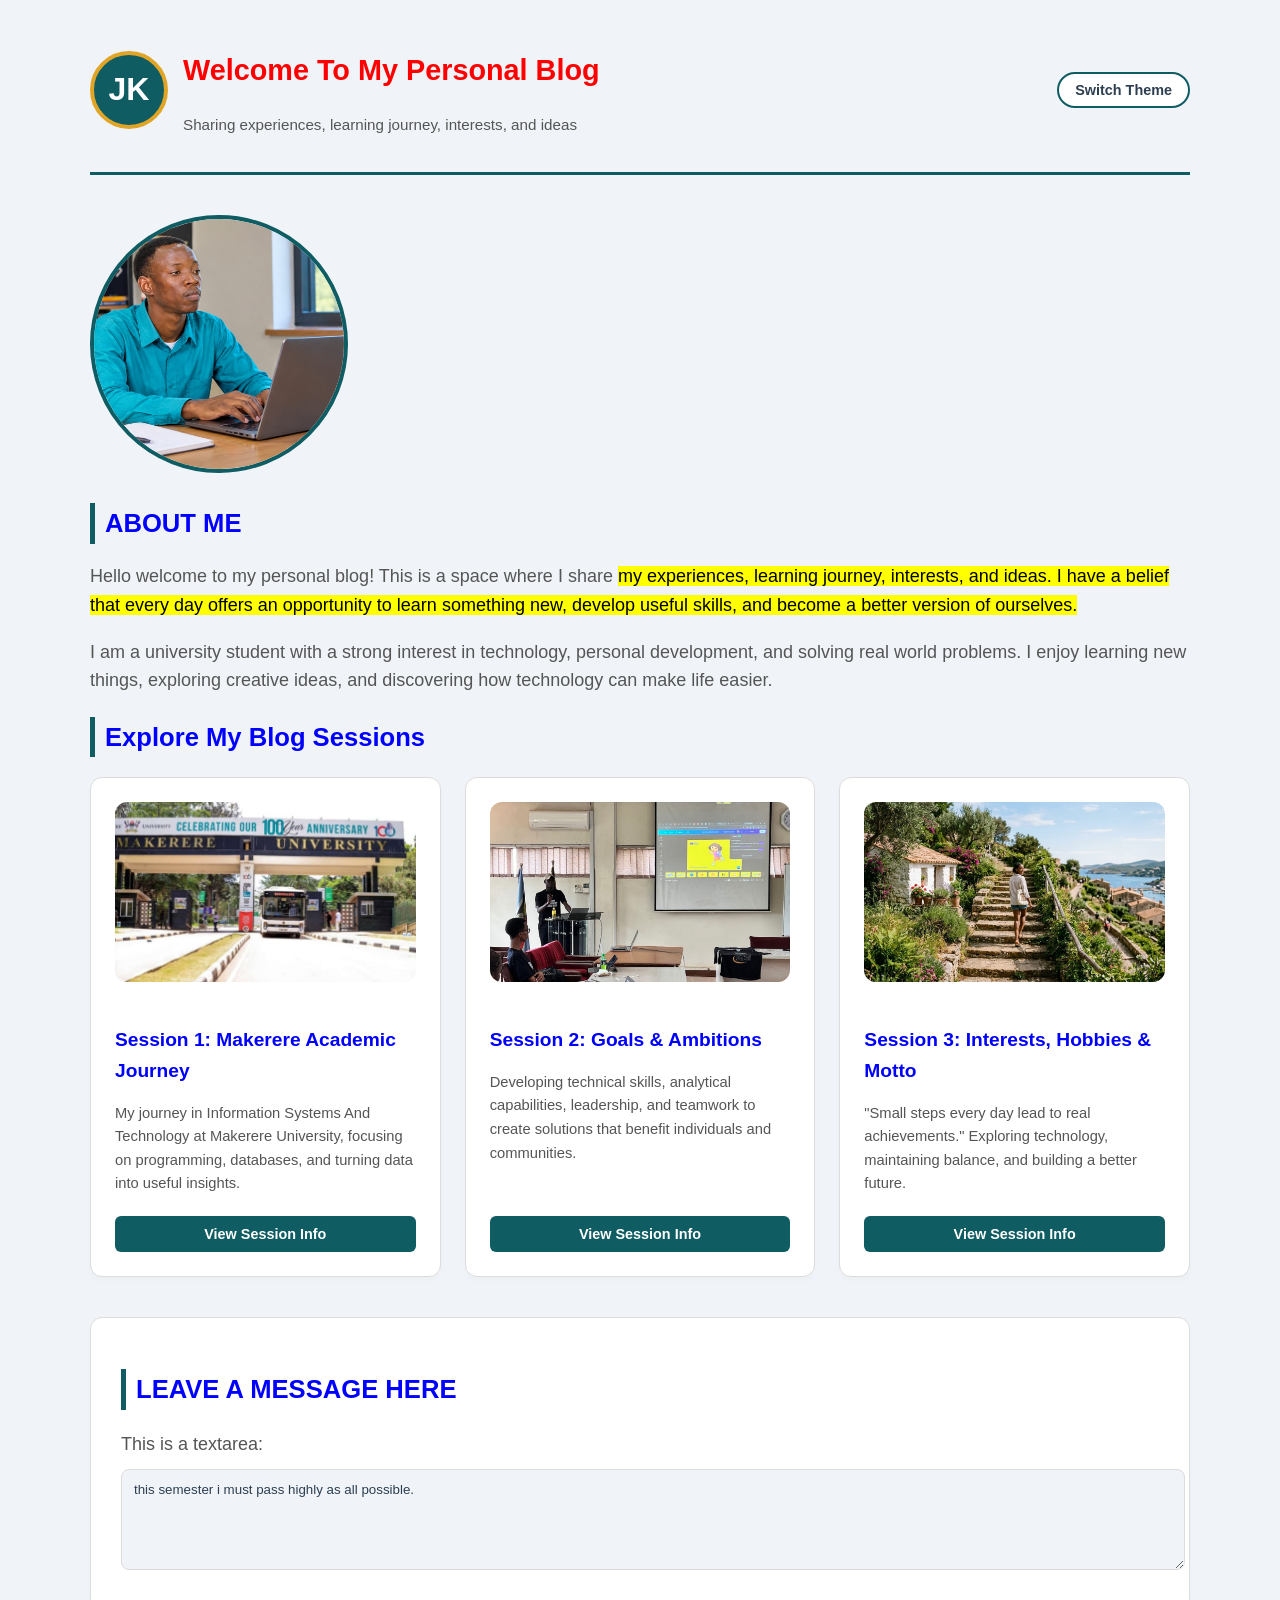
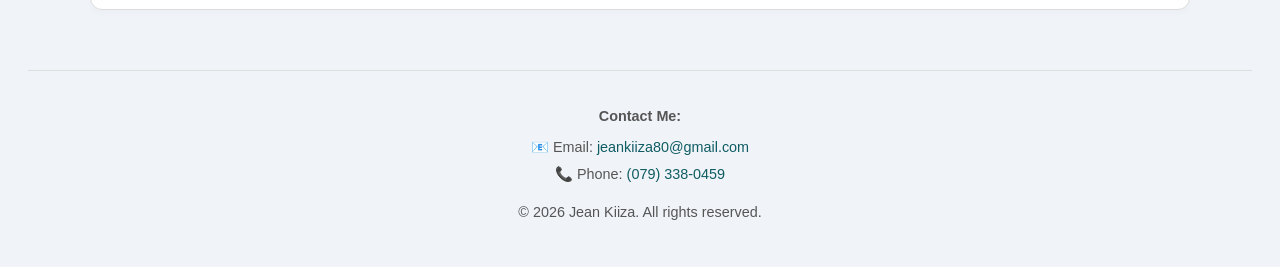
<file: index.html>
<!DOCTYPE html>
<html lang="en">
<head>
    <meta charset="UTF-8">
    <meta name="viewport" content="width=device-width, initial-scale=1.0">
    <title>Jean Kiiza - Personal Blog</title>
    <style>
        :root {
            --bg-color: #f0f4f8;
            --card-bg: #ffffff;
           --text-color: #2c3e50;
          --text-secondary: #555555;
           --accent-color: #0f5c63;
            --accent-hover: #0b4449;
           --border-color: #dcdcdc;
           --modal-bg: rgba(0, 0, 0, 0.6);
            --transition-speed: 0.3s;
        }

        [data-theme="dark"] {
            --bg-color: #121212;
           --card-bg: #1e1e1e;
            --text-color: #e0e0e0;
           --text-secondary: #aaaaaa;
            --accent-color: #1e88e5;
           --accent-hover: #42a5f5;
            --border-color: #333333;
            --modal-bg: rgba(0, 0, 0, 0.8);
        }
        [data-theme="ocean"] {
--bg-color: aliceblue;
--card-bg: white;
--text-color: navy;
--text-secondary: steelblue;
--accent-color: dodgerblue;
--accent-hover: royalblue;
--border-color: lightblue;
}
 
[data-theme="forest"] {
--bg-color: honeydew;
--card-bg: white;
--text-color: darkgreen;
--text-secondary: seagreen;
--accent-color: green;
--accent-hover: forestgreen;
--border-color: lightgreen;
}
        const themes = ["dark", "ocean", "forest"];
let currentTheme = -1;

themeToggleBtn.addEventListener("click", () => {
    currentTheme++;

    if (currentTheme >= themes.length) {
        currentTheme = -1;
        document.documentElement.removeAttribute("data-theme");
        return;
    }

    document.documentElement.setAttribute("data-theme", themes[currentTheme]);
});

        


        * {
            box-sizing: border-box;
            margin: 0;
            padding: 0;
            transition: background-color var(--transition-speed), color var(--transition-speed);
        }

        body {
            font-family: -apple-system, BlinkMacSystemFont, "Segoe UI", Roboto, Helvetica, Arial, sans-serif;
            background-color: var(--bg-color);
            color: var(--text-color);
            line-height: 1.6;
            padding: 20px;
            font-size: 18px;
        }

        header {
            max-width: 1100px;
            margin: 0 auto 40px auto;
            display: flex;
            justify-content: space-between;
            align-items: center;
            border-bottom: 3px solid var(--accent-color);
            padding-bottom: 20px;
        }

        .top-bar {
            width: 70px;
            height: 70px;
            border-radius: 50%;
            background-color: var(--accent-color);
            color: white;
            font-size: 32px;
            font-weight: bold;
            display: flex;
            align-items: center;
            justify-content: center;
            border: 4px solid #e0a526;
            text-align: center;
        }

        .header-titles h1 {
            font-size: 1.8rem;
            color: red;
            text-transform: capitalize;
        }

        .header-titles p {
            font-size: 0.95rem;
            color: var(--text-secondary);
        }

        .theme-toggle {
            background: var(--card-bg);
            border: 2px solid var(--accent-color);
            color: var(--text-color);
            padding: 8px 16px;
            border-radius: 20px;
            cursor: pointer;
            font-weight: 600;
            font-size: 0.9rem;
        }

        .theme-toggle:hover {
            background-color: var(--accent-color);
            color: #ffffff;
        }

        main {
            max-width: 1100px;
            margin: 0 auto;
        }

        .intro-section {
            --background-color: var(--card-bg);
           --border: 1px solid var(--border-color);
            --border-radius: 12px;
            --padding: 30px;
            --margin-bottom: 40px;
           --box-shadow: 0 4px 6px rgba(0, 0, 0, 0.02);
            --display: flex;
            --flex-direction: column;
            --gap: 25px;
            --align-items: center;
           --text-align: center;
        }

        @media (min-width: 768px) {
            .intro-section {
                flex-direction: row;
                text-align: left;
            }
        }

        .profile-photo {
            width: 250px;
            height: 250px;
            object-fit: cover;
            border-radius: 50%;
            border: 4px solid var(--accent-color);
        }

        .intro-text h2 {
            margin-bottom: 15px;
            color: blue;
        }

        .intro-text p {
            color: var(--text-secondary);
            margin-bottom: 15px;
        }

        h2 {
            color: blue;
            margin-bottom: 20px;
            font-size: 1.6rem;
            border-left: 5px solid var(--accent-color);
            padding-left: 10px;
        }

        .sessions-grid {
            display: grid;
            grid-template-columns: 1fr;
            gap: 24px;
            margin-bottom: 40px;
        }

        @media (min-width: 650px) {
            .sessions-grid {
                grid-template-columns: repeat(2, 1fr);
            }
        }

        @media (min-width: 950px) {
            .sessions-grid {
                grid-template-columns: repeat(3, 1fr);
            }
        }

        .session-card {
            background-color: var(--card-bg);
            border: 1px solid var(--border-color);
            border-radius: 12px;
            padding: 24px;
            display: flex;
            flex-direction: column;
            justify-content: space-between;
            box-shadow: 0 4px 6px rgba(0, 0, 0, 0.02);
        }

        .session-card img {
            width: 100%;
            height: 180px;
            object-fit: cover;
            border-radius: 12px;
            margin-bottom: 15px;
        }

        .session-card h3 {
            font-size: 1.2rem;
            margin-bottom: 10px;
            color: blue;
        }

        .session-card p {
            color: var(--text-secondary);
            font-size: 0.92rem;
            margin-bottom: 20px;
        }

        .btn-details {
            background-color: var(--accent-color);
            color: #ffffff;
            border: none;
            padding: 10px 16px;
            border-radius: 6px;
            cursor: pointer;
            font-weight: 600;
            font-size: 0.9rem;
            text-align: center;
        }

        .btn-details:hover {
            background-color: var(--accent-hover);
        }

        /* Modal Styles */
        .modal {
            display: none;
            position: fixed;
            top: 0;
            left: 0;
            width: 100%;
            height: 100%;
            background-color: var(--modal-bg);
            justify-content: center;
            align-items: center;
            padding: 20px;
            z-index: 1000;
        }

        .modal.active {
            display: flex;
        }

        .modal-content {
            background-color: var(--card-bg);
            border: 1px solid var(--border-color);
            padding: 30px;
            border-radius: 12px;
            max-width: 550px;
            width: 100%;
            position: relative;
            box-shadow: 0 10px 25px rgba(0,0,0,0.2);
            max-height: 90vh;
            overflow-y: auto;
        }

        .modal-content h2 {
            margin-bottom: 15px;
            color: blue;
        }

        .modal-content p {
            color: var(--text-secondary);
            margin-bottom: 15px;
            line-height: 1.7;
        }

        .close-btn {
            background: transparent;
            border: none;
            font-size: 1.8rem;
            color: var(--text-color);
            cursor: pointer;
            position: absolute;
            top: 15px;
            right: 20px;
        }

        .message-section {
            background-color: var(--card-bg);
            border: 1px solid var(--border-color);
            border-radius: 12px;
            padding: 30px;
            margin-top: 40px;
            box-shadow: 0 4px 6px rgba(0, 0, 0, 0.02);
        }

        textarea {
            width: 100%;
            padding: 12px;
            border-radius: 8px;
            border: 1px solid var(--border-color);
            background-color: var(--bg-color);
            color: var(--text-color);
            font-family: inherit;
            resize: vertical;
        }

        footer {
            text-align: center;
            margin-top: 60px;
            color: #555;
            font-size: 0.9rem;
            border-top: 1px solid #ddd;
            padding-top: 20px;
        }
    </style>
</head>
<body>

    <header>
        <div style="display: flex; align-items: center; gap: 15px;">
            <div class="top-bar">JK</div>
            <div class="header-titles">
                <h1>welcome to my personal blog</h1>
                <p>Sharing experiences, learning journey, interests, and ideas</p>
            </div>
        </div>
        <button class="theme-toggle" id="themeToggleBtn">Switch Theme</button>
    </header>

    <main>
        <!-- Intro Section -->
        <section class="intro-section">
            <img src="jean.jpeg" alt="computing journey" class="profile-photo">
            <div class="intro-text">
                <h2>ABOUT ME</h2>
                <p>Hello welcome to my personal blog! This is a space where I share <mark>my experiences, learning journey, interests, and ideas. I have a belief that every day offers an opportunity to learn something new, develop useful skills, and become a better version of ourselves.</mark></p>
                <p>I am a university student with a strong interest in technology, personal development, and solving real world problems. I enjoy learning new things, exploring creative ideas, and discovering how technology can make life easier.</p>
            </div>
        </section>

        <h2>Explore My Blog Sessions</h2>
        
        <div class="sessions-grid">
            
            <div class="session-card">
                <div>
                    <img src="muk.jpeg" alt="My Learning Journey">
                    <h3>Session 1: Makerere Academic Journey</h3>
                    <p>My journey in Information Systems And Technology at Makerere University, focusing on programming, databases, and turning data into useful insights.</p>
                </div>
                <button class="btn-details" onclick="openModal('modal1')">View Session Info</button>
            </div>

            
            <div class="session-card">
                <div>
                    <img src="techno.jpeg" alt="solving technological problem">
                    <h3>Session 2: Goals & Ambitions</h3>
                    <p>Developing technical skills, analytical capabilities, leadership, and teamwork to create solutions that benefit individuals and communities.</p>
                </div>
                <button class="btn-details" onclick="openModal('modal2')">View Session Info</button>
            </div>

            
            <div class="session-card">
                <div>
                    <img src="stair.jpeg" alt="what i believe">
                    <h3>Session 3: Interests, Hobbies & Motto</h3>
                    <p>"Small steps every day lead to real achievements." Exploring technology, maintaining balance, and building a better future.</p>
                </div>
                <button class="btn-details" onclick="openModal('modal3')">View Session Info</button>
            </div>
        </div>

        
        <section class="message-section">
            <h2>LEAVE A MESSAGE HERE</h2>
            <p style="color: var(--text-secondary); margin-bottom: 10px;">This is a textarea:</p>
            <textarea name="message" rows="5">this semester i must pass highly as all possible.</textarea>
        </section>
    </main>

    
    <div class="modal" id="modal1">
        <div class="modal-content">
            <button class="close-btn" onclick="closeModal('modal1')">&times;</button>
            <h2>Session 1: My Learning Journey at Makerere</h2>
            <p>My journey in Information Systems And Technology is helping me understand how digital systems work and how they can be used to solve everyday challenges.</p>
            <p>I am particularly interested in programming, databases, and data analysis. Learning these areas teaches me how to organize information, build applications, and turn data into useful insights.</p>
            <p>Although learning technology can sometimes be challenging, I see every challenge as an opportunity to improve. My goal is to continue developing my technical skills and use them to create solutions that benefit individuals and communities.</p>
            <button class="btn-details" onclick="closeModal('modal1')">Close Window</button>
        </div>
    </div>

    
    <div class="modal" id="modal2">
        <div class="modal-content">
            <button class="close-btn" onclick="closeModal('modal2')">&times;</button>
            <h2>Session 2: My Goals and Ambitions</h2>
            <p>My goal is to become a knowledgeable, innovative, and responsible professional who uses technology to solve meaningful problems.</p>
            <p>I want to strengthen my programming and analytical skills, gain practical experience, and participate in projects that create positive change.</p>
            <p>Beyond my academic success, I hope to develop leadership, communication, and teamwork skills. I believe that success comes from consistency, curiosity, hard work, and the willingness to learn from mistakes.</p>
            <button class="btn-details" onclick="closeModal('modal2')">Close Window</button>
        </div>
    </div>

    
    <div class="modal" id="modal3">
        <div class="modal-content">
            <button class="close-btn" onclick="closeModal('modal3')">&times;</button>
            <h2>Session 3: Interests, Hobbies & Personal Motto</h2>
            <p><strong>Personal Motto:</strong> "Small steps every day lead to real achievements."</p>
            <p>I believe that progress does not always happen overnight. Every new skill learned, every challenge overcome, and every lesson gained contributes to a better future.</p>
            <p>Outside my academic work, I value activities that help me grow, stay curious, and understand the world around me. Some of the interests I enjoy exploring include technology, learning new skills, discovering innovative ideas, and working with others.</p>
            <button class="btn-details" onclick="closeModal('modal3')">Close Window</button>
        </div>
    </div>

    <footer>
        <p style="margin-bottom: 8px;"><strong>Contact Me:</strong></p>
        <p style="margin: 4px 0;">
            📧 Email: <a href="mailto:jeankiiza80@gmail.com" style="color: #0f5c63; text-decoration: none;">jeankiiza80@gmail.com</a>
        </p>
        <p style="margin: 4px 0;">
            📞 Phone: <a href="tel:+256793380459" style="color: #0f5c63; text-decoration: none;">(079) 338-0459</a>
        </p>
        <p style="margin-top: 15px;">&copy; 2026 Jean Kiiza. All rights reserved.</p>
    </footer>

    <script>
        
        const themeToggleBtn = document.getElementById('themeToggleBtn');
        const htmlElement = document.documentElement;

        themeToggleBtn.addEventListener('click', () => {
            const currentTheme = htmlElement.getAttribute('data-theme');
            if (currentTheme === 'dark') {
                htmlElement.removeAttribute('data-theme');
                themeToggleBtn.textContent = 'Dark Mode';
            } else {
                htmlElement.setAttribute('data-theme', 'dark');
                themeToggleBtn.textContent = 'Light Mode';
            
            }
        });

        
        function openModal(modalId) {
            document.getElementById(modalId).classList.add('active');
        }

        function closeModal(modalId) {
            document.getElementById(modalId).classList.remove('active');
        }

        // Close modal when clicking outside the content box
        window.onclick = function(event) {
            if (event.target.classList.contains('modal')) {
                event.target.classList.remove('active');
            }
        }
    </script>
</body>
</html>
</file>
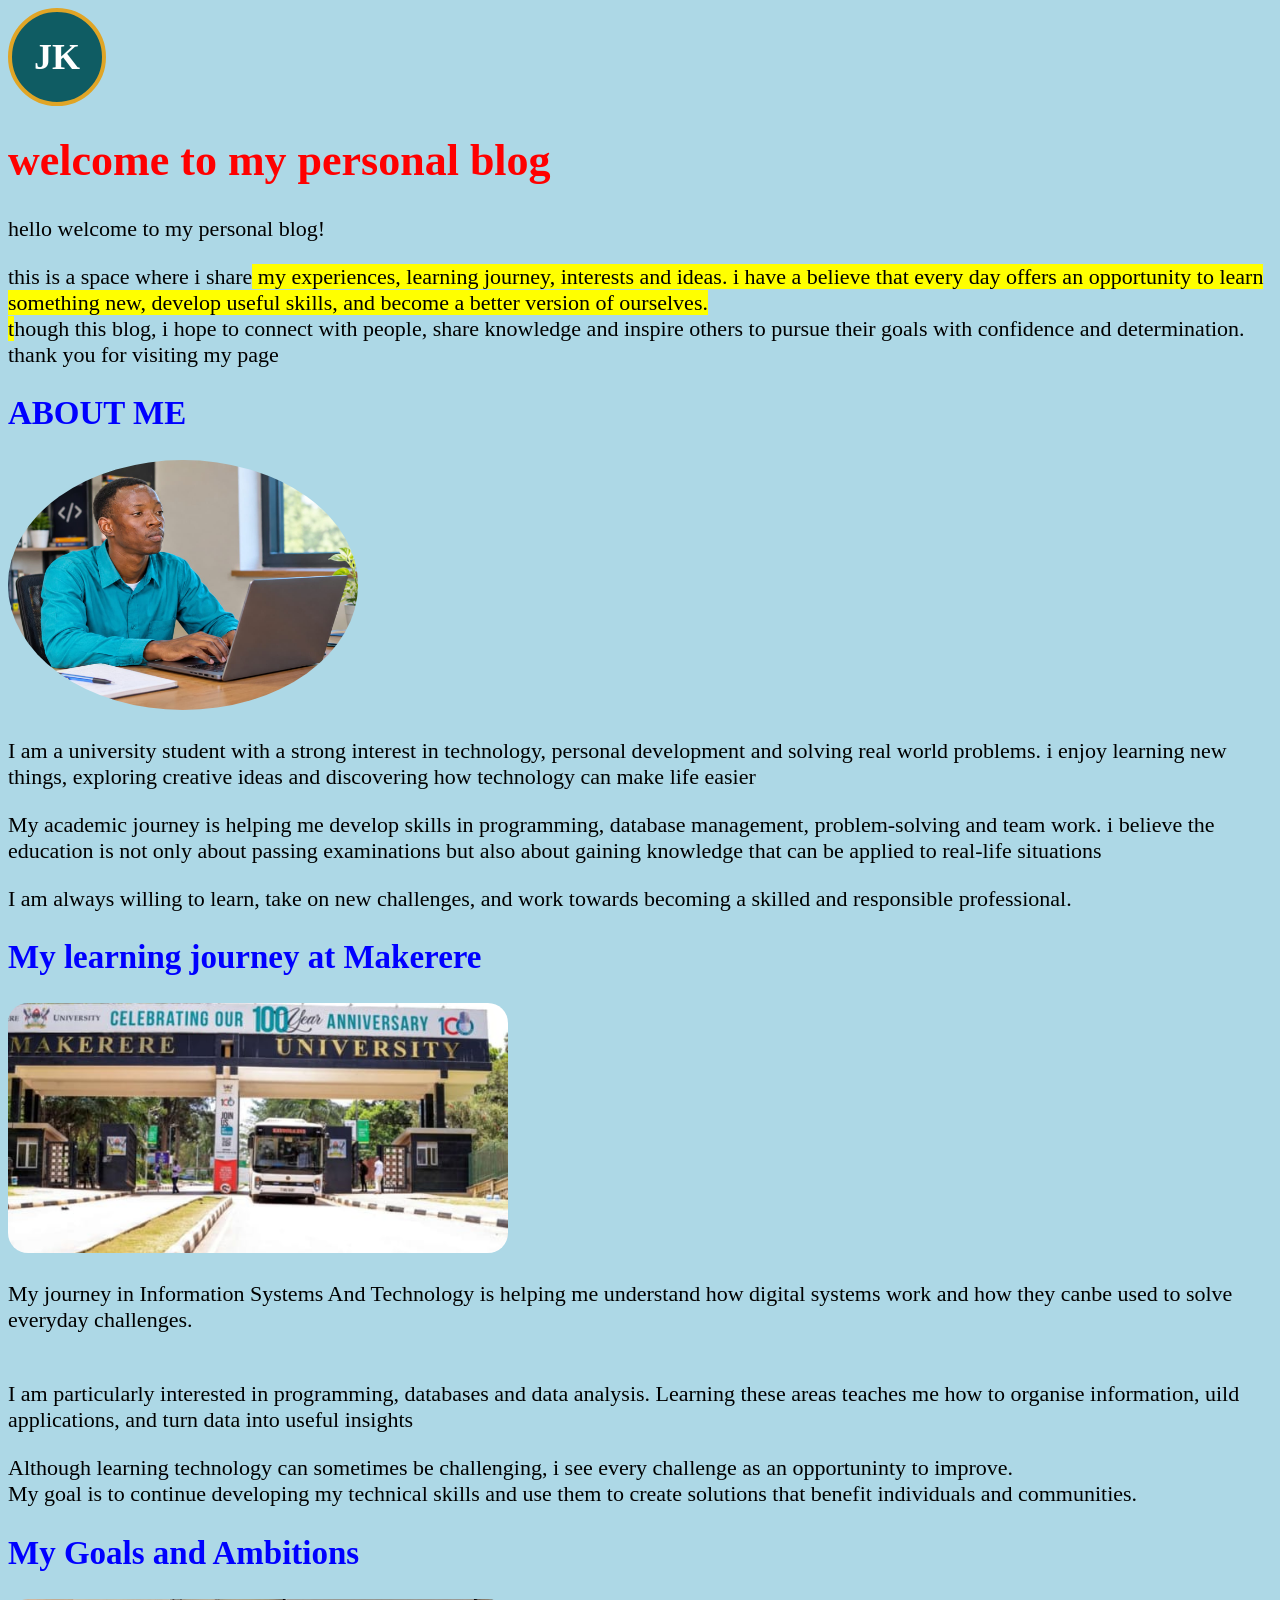
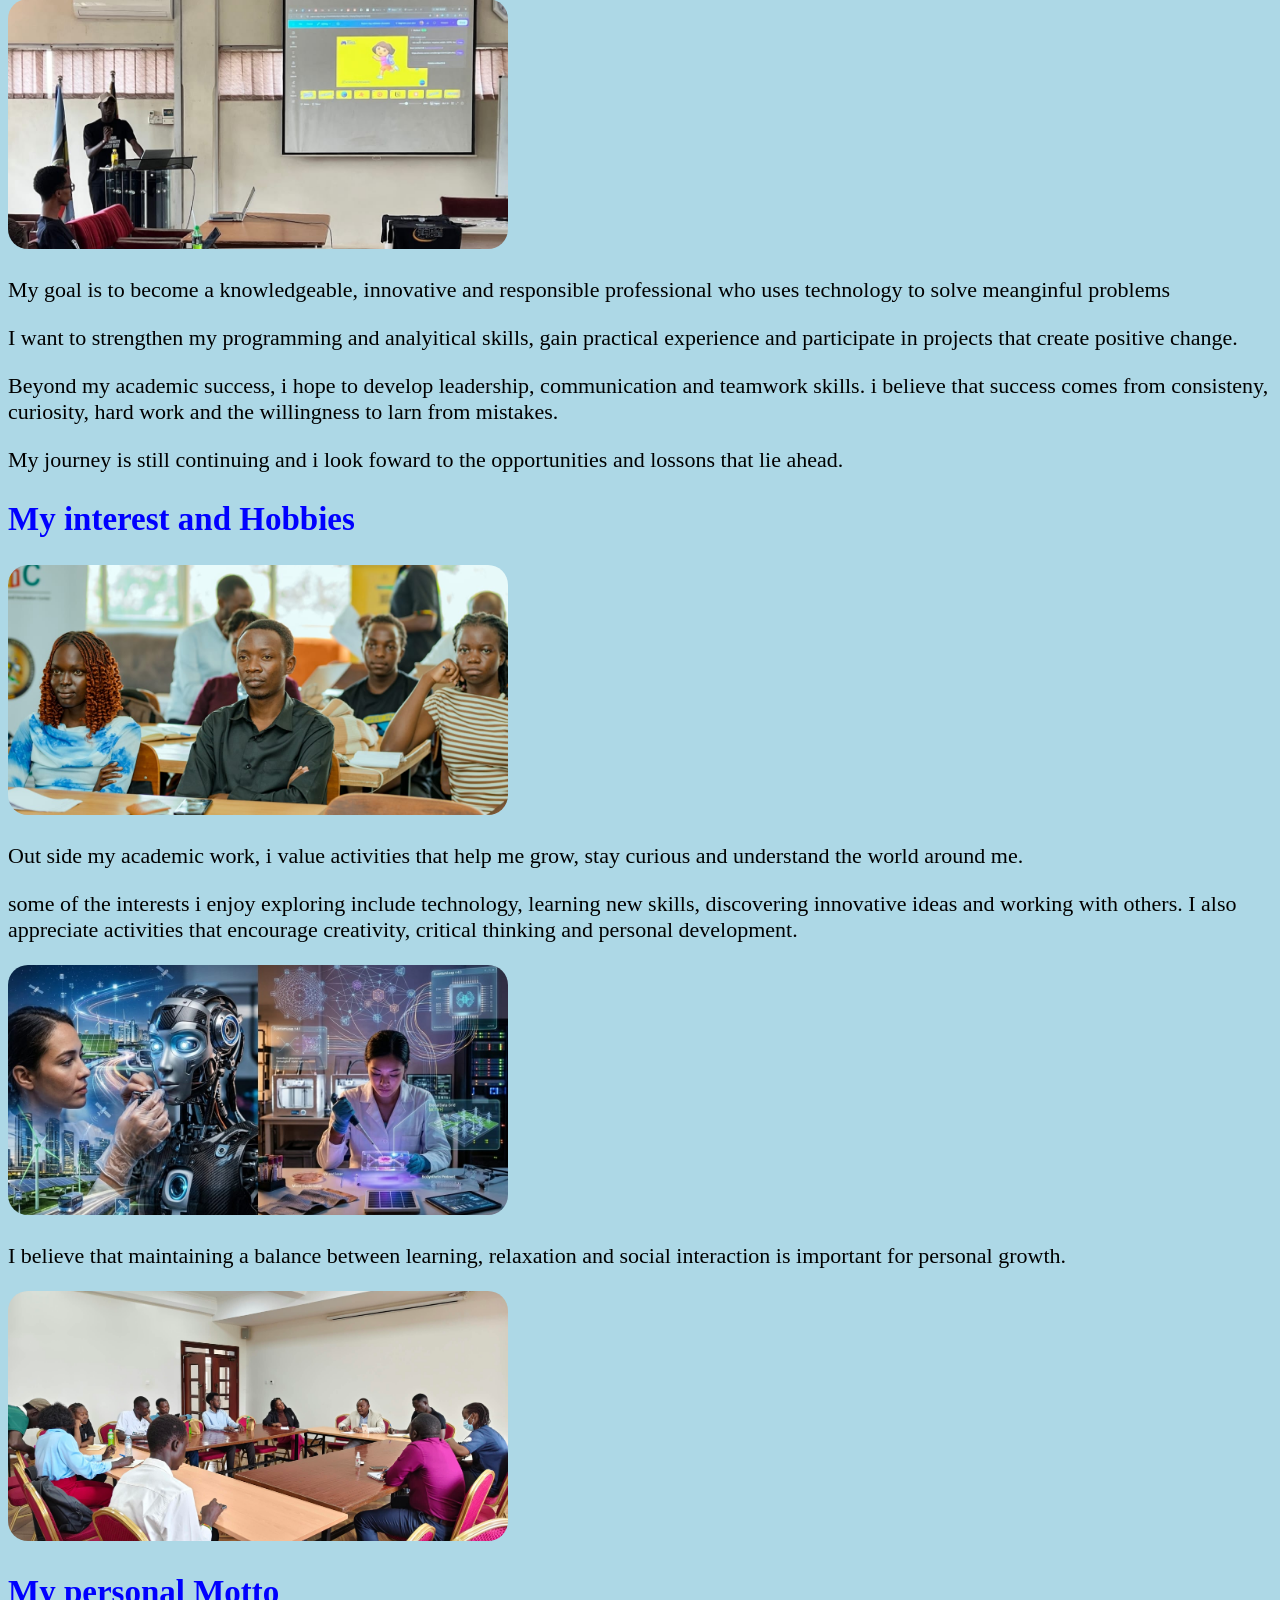
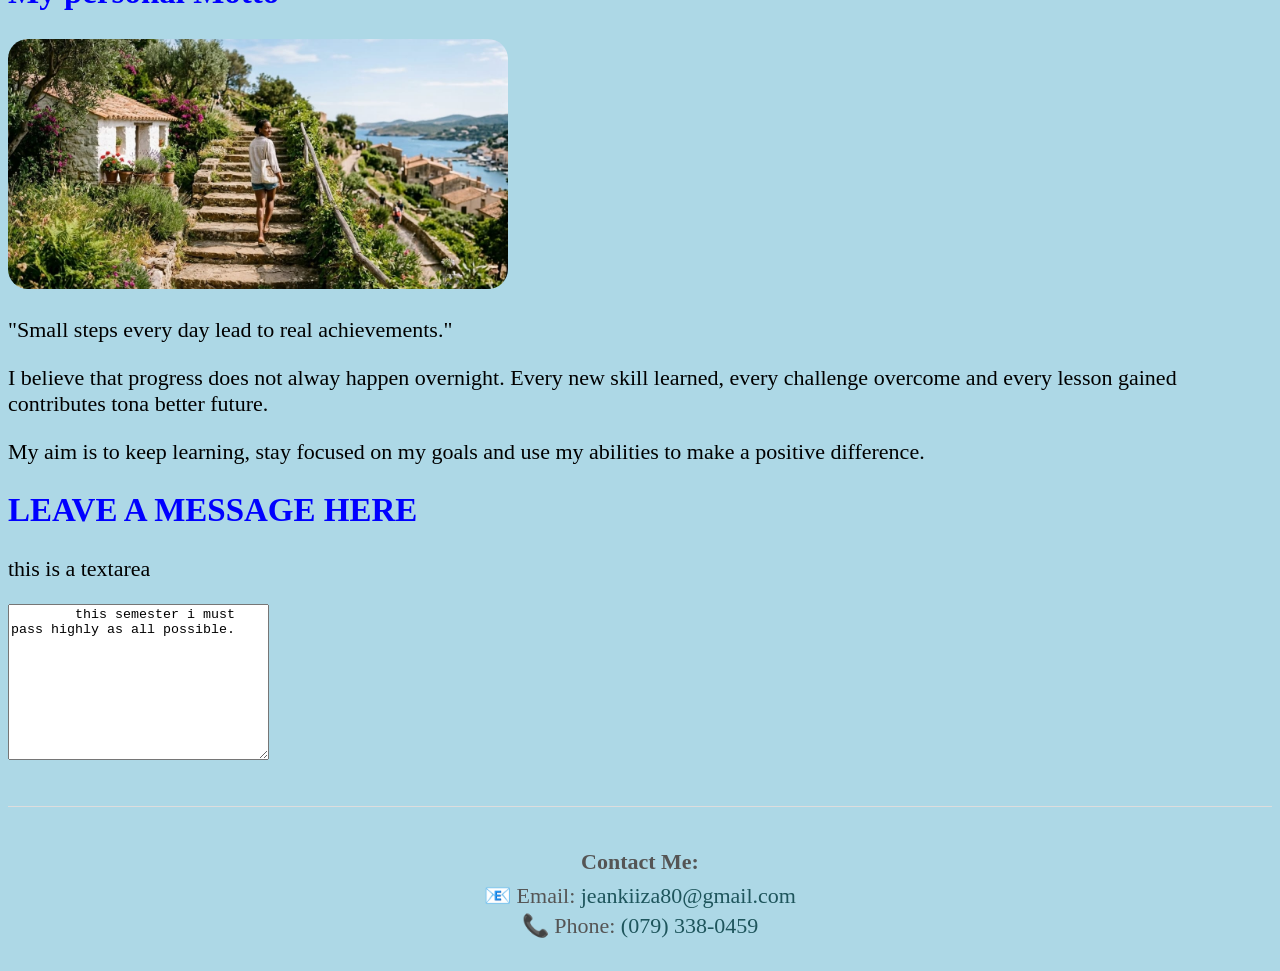
<file: personal_blog/index.html>
<!DOCTYPE html>
<html lang="en">
<head>
    <meta charset="UTF-8"
    <meta name = "viewport" content="width=device-width, initial-scale=1.0">
    <title>MY PERSONAL BLOG</title>
    <link rel="stylesheet" 
    href="style.css">
    <style>
      body { background-color: lightblue; font-size:22px;}
      h1 { color: red;}
      h2{color: blue;}
      .profile-photo { width: 350px;height:250px; border-radius: 100%;}
    
    </style>
</head>
<body>
  <header class="top-bar">
       <div style="width:90px; height:90px; border-radius:50%; background-color:#0f5c63; color:white; font-size: 36px; font-weight:bold; display:flex; align-items:center; justify-content:center; border:4px solid #e0a526; text-align: center;">JK</div>
          
  </header>
    <h1>welcome to my personal blog </h1> 
    <p>hello welcome to my personal blog!<br> </p>
       <p> this is a space where i share<mark> my experiences, learning journey, interests and ideas. i have a believe that every day offers an opportunity to learn something new, develop useful skills, and become a better version of ourselves.<br>  t</mark>hough this blog, i hope to connect with people, share knowledge and inspire others to pursue their goals with confidence and determination.<br>  thank you for visiting my page</p>
       
        <h2>ABOUT ME</h2>

        <img src="jean.jpeg" alt="computing journey"
          class="profile-photo">
        <P>I am a university student  with a strong interest in technology, personal development and solving real world problems. i enjoy learning new things, exploring creative ideas and discovering  how technology can make life easier<br></P>
        <p>My academic journey is helping me develop skills in programming, database management, problem-solving and team work. i believe the education is not only about passing examinations but also about gaining knowledge that can be applied to real-life situations</p>
        <p>I am always willing to learn, take on new challenges, and work towards becoming a skilled and responsible professional.</p>
        <h2>My learning journey at Makerere</h2>

<img src="muk.jpeg" alt="My Learning Journey" style="width: 500px; height: 250px; object-fit: cover; border-radius: 20px;">
        
        <p>My journey in Information Systems  And Technology is helping me understand how digital systems work and how they canbe used to solve everyday challenges.</p>
        <p><br> I am particularly interested in programming, databases and data analysis. Learning these areas teaches me how to organise information,  uild applications, and turn data into useful insights<br></p>
        <p>Although learning technology can sometimes be challenging, i see every challenge as an opportuninty to improve. <br> My goal is to continue developing my technical skills and use them to create solutions that benefit individuals and communities.</p>

        <h2>My Goals and Ambitions</h2>

        <img src="techno.jpeg" alt="solving technological problem" style="width: 500px; height: 250px; object-fit: cover; border-radius: 20px;">

        <p>My goal is to become a knowledgeable, innovative and responsible professional who uses technology to solve meanginful problems<br></p>

        <p>I want to strengthen my programming and analyitical skills, gain practical experience and participate in projects that create positive change. <br></p>

        <p>Beyond my academic success, i hope to develop leadership, communication and teamwork skills. i believe that success comes from consisteny, curiosity, hard work and the willingness to larn from mistakes.<br></p>

        <p>My journey is still continuing and i look foward to the opportunities and lossons that lie ahead.</p>

        <h2>My interest and Hobbies</h2>

        <img src="learn.jpeg" alt="out side the academic work" style="width: 500px; height: 250px; object-fit: cover; border-radius: 20px;">
        <p>Out side my academic work, i value activities that help me grow, stay curious and understand the world around me.<br></p>
        <p>some of the interests i enjoy exploring include technology, learning new skills, discovering innovative ideas and working with others. I also appreciate activities that encourage creativity, critical thinking and personal development.<br> </p>
         <img src="tec.jpeg" alt="My technology and innovation" style="width: 500px; height: 250px; object-fit: cover; border-radius: 20px;">

        <p>I believe that maintaining a balance between learning, relaxation and social interaction is important for personal growth.</p>
        <img src="relax.jpeg" alt="social interaction" style="width: 500px; height: 250px; object-fit: cover; border-radius: 20px;">

        <h2>My personal Motto</h2>
        <img src="stair.jpeg" alt="what i believe" style="width: 500px; height: 250px; object-fit: cover; border-radius: 20px;">

        <p>"Small steps every day lead to real achievements."<br></p>
        <p>I believe that progress does not alway happen overnight. Every new skill learned, every challenge overcome and every lesson gained contributes tona better future. <br> </p>

        <p>My aim is to keep learning, stay focused on my goals and use my abilities to make a positive difference.</p>

        <h2>LEAVE A MESSAGE HERE</h2>

         <p> this is a textarea</p>
            <textarea name ="message" rows="10" cols="30">
        this semester i must pass highly as all possible.
       </textarea>


        <footer style="margin-top: 40px; padding: 20px 0; border-top: 1px solid #ddd; text-align: center; color: #555;">
  <p style="margin-bottom: 8px;"><strong>Contact Me:</strong></p>
  <p style="margin: 4px 0;">
    📧 Email: <a href="mailto:jeankiiza80@gmail.com" style="color: #1e555c; text-decoration: none;">jeankiiza80@gmail.com</a>
  </p>
  <p style="margin: 4px 0;">
    📞 Phone: <a href="tel:+256 793380459" style="color: #1e555c; text-decoration: none;">(079) 338-0459</a>
  </p>
</footer>
</body>   
</html>
</file>
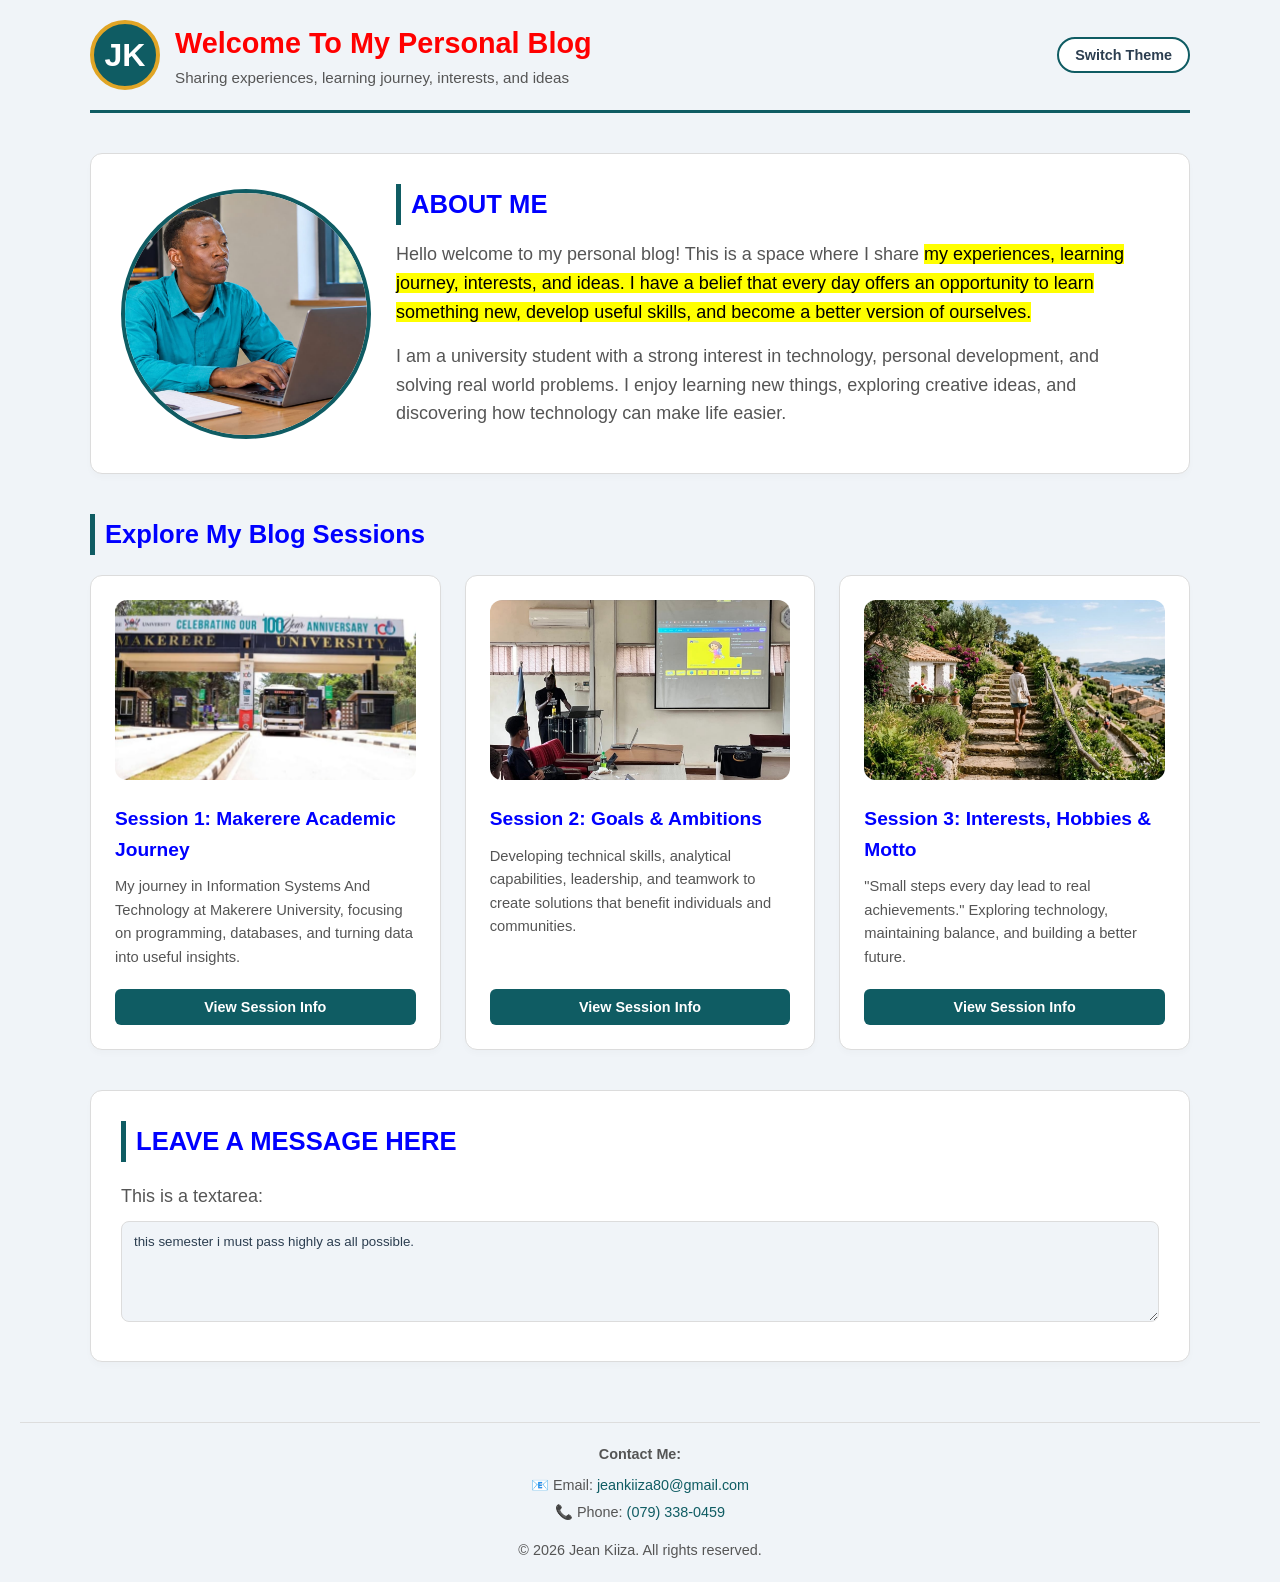
<file: jean.html>
<!DOCTYPE html>
<html lang="en">
<head>
    <meta charset="UTF-8">
    <meta name="viewport" content="width=device-width, initial-scale=1.0">
    <title>Jean Kiiza - Personal Blog</title>
    <style>
        :root {
            --bg-color: #f0f4f8;
            --card-bg: #ffffff;
            --text-color: #2c3e50;
            --text-secondary: #555555;
            --accent-color: #0f5c63;
            --accent-hover: #0b4449;
            --border-color: #dcdcdc;
            --modal-bg: rgba(0, 0, 0, 0.6);
            --transition-speed: 0.3s;
        }

        [data-theme="dark"] {
            --bg-color: #121212;
            --card-bg: #1e1e1e;
            --text-color: #e0e0e0;
            --text-secondary: #aaaaaa;
            --accent-color: #1e88e5;
            --accent-hover: #42a5f5;
            --border-color: #333333;
            --modal-bg: rgba(0, 0, 0, 0.8);
        }

        * {
            box-sizing: border-box;
            margin: 0;
            padding: 0;
            transition: background-color var(--transition-speed), color var(--transition-speed);
        }

        body {
            font-family: -apple-system, BlinkMacSystemFont, "Segoe UI", Roboto, Helvetica, Arial, sans-serif;
            background-color: var(--bg-color);
            color: var(--text-color);
            line-height: 1.6;
            padding: 20px;
            font-size: 18px;
        }

        header {
            max-width: 1100px;
            margin: 0 auto 40px auto;
            display: flex;
            justify-content: space-between;
            align-items: center;
            border-bottom: 3px solid var(--accent-color);
            padding-bottom: 20px;
        }

        .top-bar {
            width: 70px;
            height: 70px;
            border-radius: 50%;
            background-color: var(--accent-color);
            color: white;
            font-size: 32px;
            font-weight: bold;
            display: flex;
            align-items: center;
            justify-content: center;
            border: 4px solid #e0a526;
            text-align: center;
        }

        .header-titles h1 {
            font-size: 1.8rem;
            color: red;
            text-transform: capitalize;
        }

        .header-titles p {
            font-size: 0.95rem;
            color: var(--text-secondary);
        }

        .theme-toggle {
            background: var(--card-bg);
            border: 2px solid var(--accent-color);
            color: var(--text-color);
            padding: 8px 16px;
            border-radius: 20px;
            cursor: pointer;
            font-weight: 600;
            font-size: 0.9rem;
        }

        .theme-toggle:hover {
            background-color: var(--accent-color);
            color: #ffffff;
        }

        main {
            max-width: 1100px;
            margin: 0 auto;
        }

        .intro-section {
            background-color: var(--card-bg);
            border: 1px solid var(--border-color);
            border-radius: 12px;
            padding: 30px;
            margin-bottom: 40px;
            box-shadow: 0 4px 6px rgba(0, 0, 0, 0.02);
            display: flex;
            flex-direction: column;
            gap: 25px;
            align-items: center;
            text-align: center;
        }

        @media (min-width: 768px) {
            .intro-section {
                flex-direction: row;
                text-align: left;
            }
        }

        .profile-photo {
            width: 250px;
            height: 250px;
            object-fit: cover;
            border-radius: 50%;
            border: 4px solid var(--accent-color);
        }

        .intro-text h2 {
            margin-bottom: 15px;
            color: blue;
        }

        .intro-text p {
            color: var(--text-secondary);
            margin-bottom: 15px;
        }

        h2 {
            color: blue;
            margin-bottom: 20px;
            font-size: 1.6rem;
            border-left: 5px solid var(--accent-color);
            padding-left: 10px;
        }

        .sessions-grid {
            display: grid;
            grid-template-columns: 1fr;
            gap: 24px;
            margin-bottom: 40px;
        }

        @media (min-width: 650px) {
            .sessions-grid {
                grid-template-columns: repeat(2, 1fr);
            }
        }

        @media (min-width: 950px) {
            .sessions-grid {
                grid-template-columns: repeat(3, 1fr);
            }
        }

        .session-card {
            background-color: var(--card-bg);
            border: 1px solid var(--border-color);
            border-radius: 12px;
            padding: 24px;
            display: flex;
            flex-direction: column;
            justify-content: space-between;
            box-shadow: 0 4px 6px rgba(0, 0, 0, 0.02);
        }

        .session-card img {
            width: 100%;
            height: 180px;
            object-fit: cover;
            border-radius: 12px;
            margin-bottom: 15px;
        }

        .session-card h3 {
            font-size: 1.2rem;
            margin-bottom: 10px;
            color: blue;
        }

        .session-card p {
            color: var(--text-secondary);
            font-size: 0.92rem;
            margin-bottom: 20px;
        }

        .btn-details {
            background-color: var(--accent-color);
            color: #ffffff;
            border: none;
            padding: 10px 16px;
            border-radius: 6px;
            cursor: pointer;
            font-weight: 600;
            font-size: 0.9rem;
            text-align: center;
        }

        .btn-details:hover {
            background-color: var(--accent-hover);
        }

        /* Modal Styles */
        .modal {
            display: none;
            position: fixed;
            top: 0;
            left: 0;
            width: 100%;
            height: 100%;
            background-color: var(--modal-bg);
            justify-content: center;
            align-items: center;
            padding: 20px;
            z-index: 1000;
        }

        .modal.active {
            display: flex;
        }

        .modal-content {
            background-color: var(card-bg);
            border: 1px solid var(border-color);
            padding: 30px;
            border-radius: 12px;
            max-width: 550px;
            width: 100%;
            position: relative;
            box-shadow: 0 10px 25px rgba(0,0,0,0.2);
            max-height: 90vh;
            overflow-y: auto;
        }

        .modal-content h2 {
            margin-bottom: 15px;
            color: blue;
        }

        .modal-content p {
            color: var(--text-secondary);
            margin-bottom: 15px;
            line-height: 1.7;
        }

        .close-btn {
            background: transparent;
            border: none;
            font-size: 1.8rem;
            color: var(--text-color);
            cursor: pointer;
            position: absolute;
            top: 15px;
            right: 20px;
        }

        .message-section {
            background-color: var(--card-bg);
            border: 1px solid var(--border-color);
            border-radius: 12px;
            padding: 30px;
            margin-top: 40px;
            box-shadow: 0 4px 6px rgba(0, 0, 0, 0.02);
        }

        textarea {
            width: 100%;
            padding: 12px;
            border-radius: 8px;
            border: 1px solid var(--border-color);
            background-color: var(--bg-color);
            color: var(--text-color);
            font-family: inherit;
            resize: vertical;
        }

        footer {
            text-align: center;
            margin-top: 60px;
            color: #555;
            font-size: 0.9rem;
            border-top: 1px solid #ddd;
            padding-top: 20px;
        }
    </style>
</head>
<body>

    <header>
        <div style="display: flex; align-items: center; gap: 15px;">
            <div class="top-bar">JK</div>
            <div class="header-titles">
                <h1>welcome to my personal blog</h1>
                <p>Sharing experiences, learning journey, interests, and ideas</p>
            </div>
        </div>
        <button class="theme-toggle" id="themeToggleBtn">Switch Theme</button>
    </header>

    <main>
        <!-- Intro Section -->
        <section class="intro-section">
            <img src="jean.jpeg" alt="computing journey" class="profile-photo">
            <div class="intro-text">
                <h2>ABOUT ME</h2>
                <p>Hello welcome to my personal blog! This is a space where I share <mark>my experiences, learning journey, interests, and ideas. I have a belief that every day offers an opportunity to learn something new, develop useful skills, and become a better version of ourselves.</mark></p>
                <p>I am a university student with a strong interest in technology, personal development, and solving real world problems. I enjoy learning new things, exploring creative ideas, and discovering how technology can make life easier.</p>
            </div>
        </section>

        <h2>Explore My Blog Sessions</h2>
        
        <div class="sessions-grid">
            
            <div class="session-card">
                <div>
                    <img src="muk.jpeg" alt="My Learning Journey">
                    <h3>Session 1: Makerere Academic Journey</h3>
                    <p>My journey in Information Systems And Technology at Makerere University, focusing on programming, databases, and turning data into useful insights.</p>
                </div>
                <button class="btn-details" onclick="openModal('modal1')">View Session Info</button>
            </div>

            
            <div class="session-card">
                <div>
                    <img src="techno.jpeg" alt="solving technological problem">
                    <h3>Session 2: Goals & Ambitions</h3>
                    <p>Developing technical skills, analytical capabilities, leadership, and teamwork to create solutions that benefit individuals and communities.</p>
                </div>
                <button class="btn-details" onclick="openModal('modal2')">View Session Info</button>
            </div>

            
            <div class="session-card">
                <div>
                    <img src="stair.jpeg" alt="what i believe">
                    <h3>Session 3: Interests, Hobbies & Motto</h3>
                    <p>"Small steps every day lead to real achievements." Exploring technology, maintaining balance, and building a better future.</p>
                </div>
                <button class="btn-details" onclick="openModal('modal3')">View Session Info</button>
            </div>
        </div>

        
        <section class="message-section">
            <h2>LEAVE A MESSAGE HERE</h2>
            <p style="color: var(--text-secondary); margin-bottom: 10px;">This is a textarea:</p>
            <textarea name="message" rows="5">this semester i must pass highly as all possible.</textarea>
        </section>
    </main>

    
    <div class="modal" id="modal1">
        <div class="modal-content">
            <button class="close-btn" onclick="closeModal('modal1')">&times;</button>
            <h2>Session 1: My Learning Journey at Makerere</h2>
            <p>My journey in Information Systems And Technology is helping me understand how digital systems work and how they can be used to solve everyday challenges.</p>
            <p>I am particularly interested in programming, databases, and data analysis. Learning these areas teaches me how to organize information, build applications, and turn data into useful insights.</p>
            <p>Although learning technology can sometimes be challenging, I see every challenge as an opportunity to improve. My goal is to continue developing my technical skills and use them to create solutions that benefit individuals and communities.</p>
            <button class="btn-details" onclick="closeModal('modal1')">Close Window</button>
        </div>
    </div>

    
    <div class="modal" id="modal2">
        <div class="modal-content">
            <button class="close-btn" onclick="closeModal('modal2')">&times;</button>
            <h2>Session 2: My Goals and Ambitions</h2>
            <p>My goal is to become a knowledgeable, innovative, and responsible professional who uses technology to solve meaningful problems.</p>
            <p>I want to strengthen my programming and analytical skills, gain practical experience, and participate in projects that create positive change.</p>
            <p>Beyond my academic success, I hope to develop leadership, communication, and teamwork skills. I believe that success comes from consistency, curiosity, hard work, and the willingness to learn from mistakes.</p>
            <button class="btn-details" onclick="closeModal('modal2')">Close Window</button>
        </div>
    </div>

    
    <div class="modal" id="modal3">
        <div class="modal-content">
            <button class="close-btn" onclick="closeModal('modal3')">&times;</button>
            <h2>Session 3: Interests, Hobbies & Personal Motto</h2>
            <p><strong>Personal Motto:</strong> "Small steps every day lead to real achievements."</p>
            <p>I believe that progress does not always happen overnight. Every new skill learned, every challenge overcome, and every lesson gained contributes to a better future.</p>
            <p>Outside my academic work, I value activities that help me grow, stay curious, and understand the world around me. Some of the interests I enjoy exploring include technology, learning new skills, discovering innovative ideas, and working with others.</p>
            <button class="btn-details" onclick="closeModal('modal3')">Close Window</button>
        </div>
    </div>

    <footer>
        <p style="margin-bottom: 8px;"><strong>Contact Me:</strong></p>
        <p style="margin: 4px 0;">
            📧 Email: <a href="mailto:jeankiiza80@gmail.com" style="color: #0f5c63; text-decoration: none;">jeankiiza80@gmail.com</a>
        </p>
        <p style="margin: 4px 0;">
            📞 Phone: <a href="tel:+256793380459" style="color: #0f5c63; text-decoration: none;">(079) 338-0459</a>
        </p>
        <p style="margin-top: 15px;">&copy; 2026 Jean Kiiza. All rights reserved.</p>
    </footer>

    <script>
        
        const themeToggleBtn = document.getElementById('themeToggleBtn');
        const htmlElement = document.documentElement;

        themeToggleBtn.addEventListener('click', () => {
            const currentTheme = htmlElement.getAttribute('data-theme');
            if (currentTheme === 'dark') {
                htmlElement.removeAttribute('data-theme');
                themeToggleBtn.textContent = 'Dark Mode';
            } else {
                htmlElement.setAttribute('data-theme', 'dark');
                themeToggleBtn.textContent = 'Light Mode';
            
            }
        });

        
        function openModal(modalId) {
            document.getElementById(modalId).classList.add('active');
        }

        function closeModal(modalId) {
            document.getElementById(modalId).classList.remove('active');
        }

        // Close modal when clicking outside the content box
        window.onclick = function(event) {
            if (event.target.classList.contains('modal')) {
                event.target.classList.remove('active');
            }
        }
    </script>
</body>
</html>
</file>
